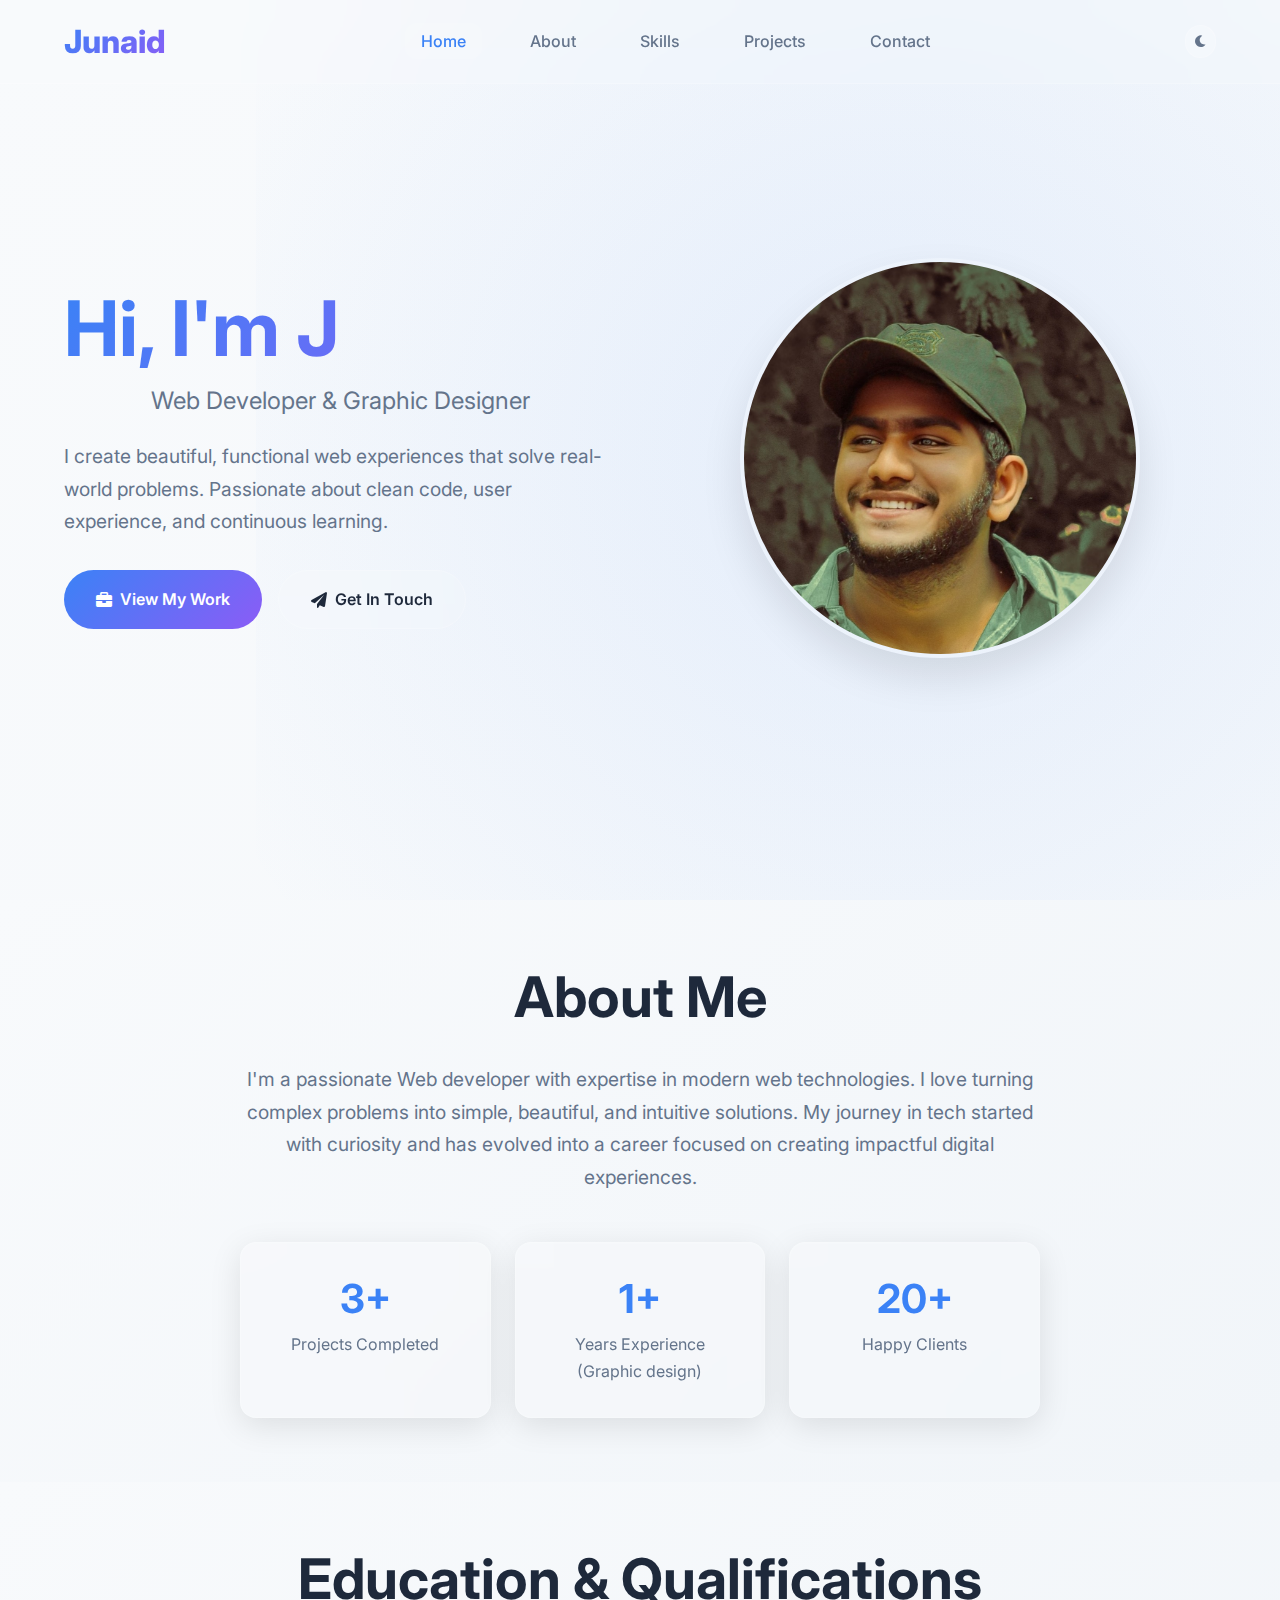
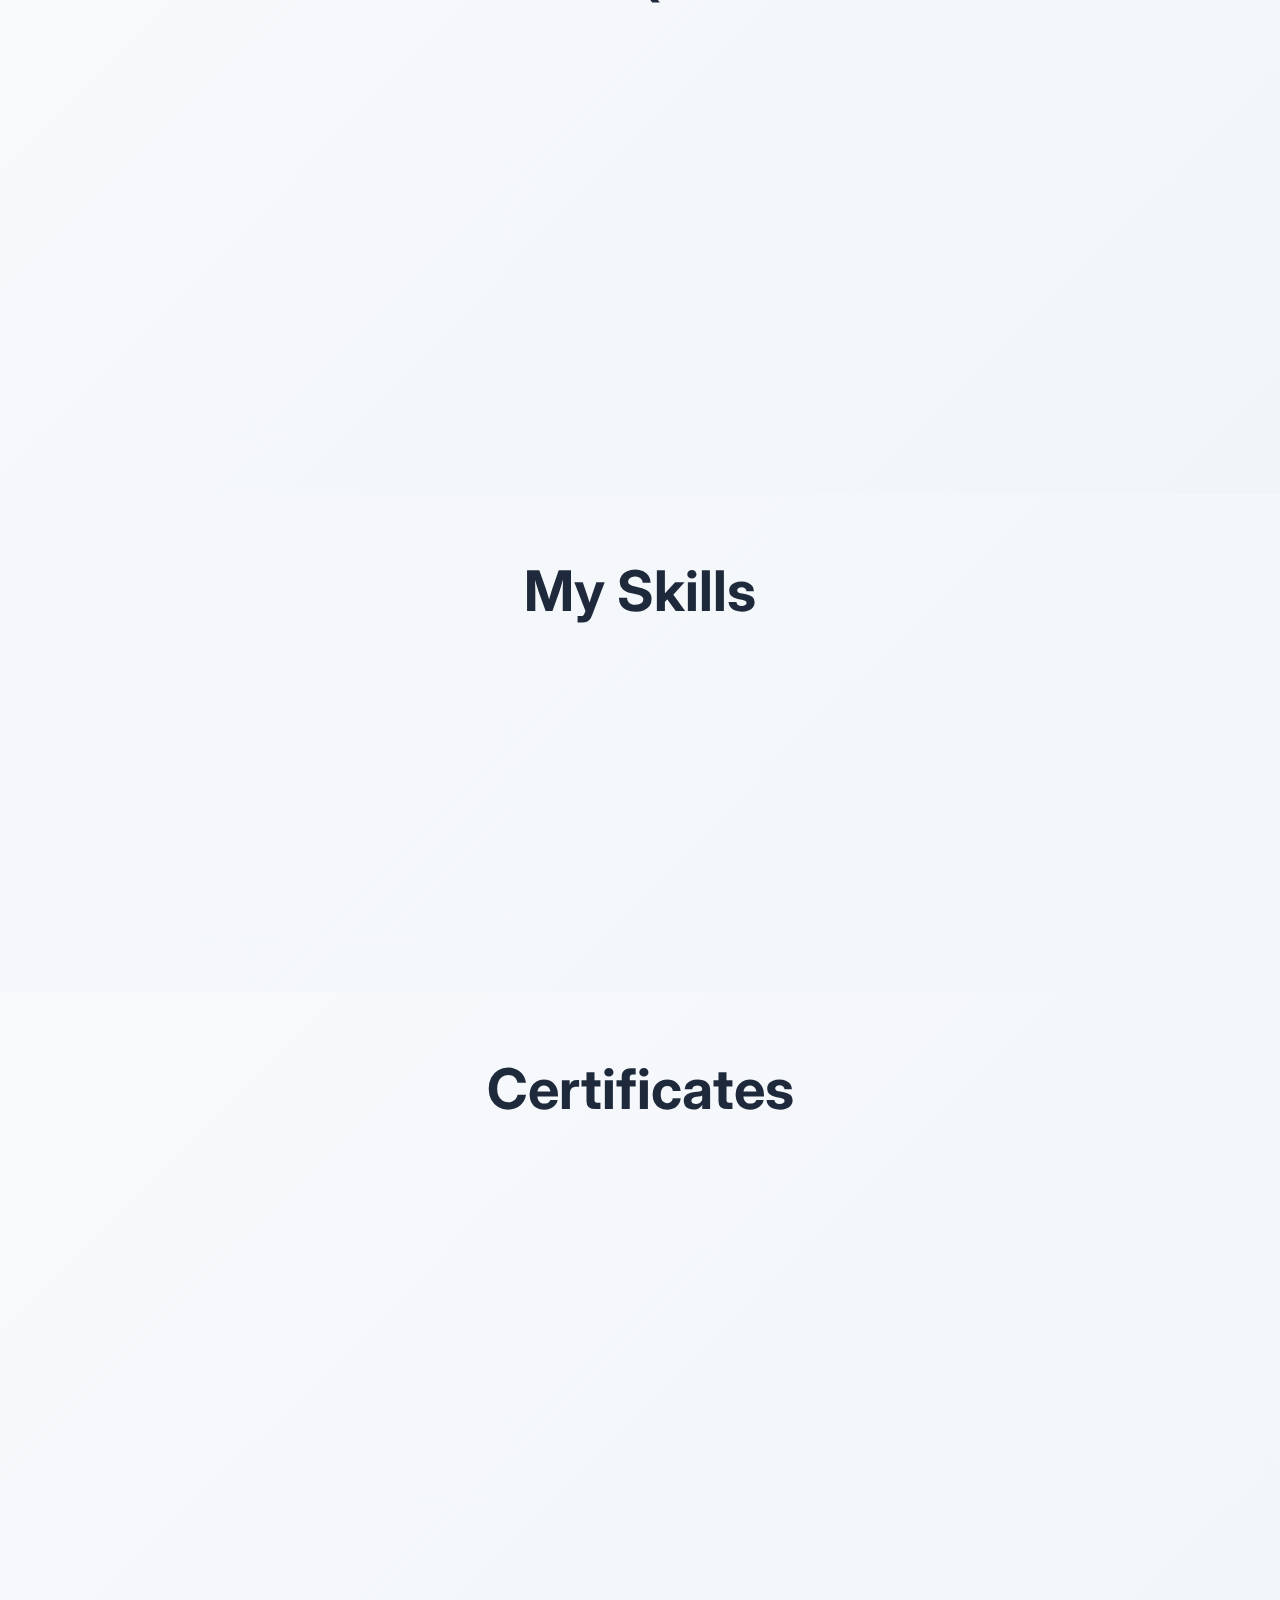
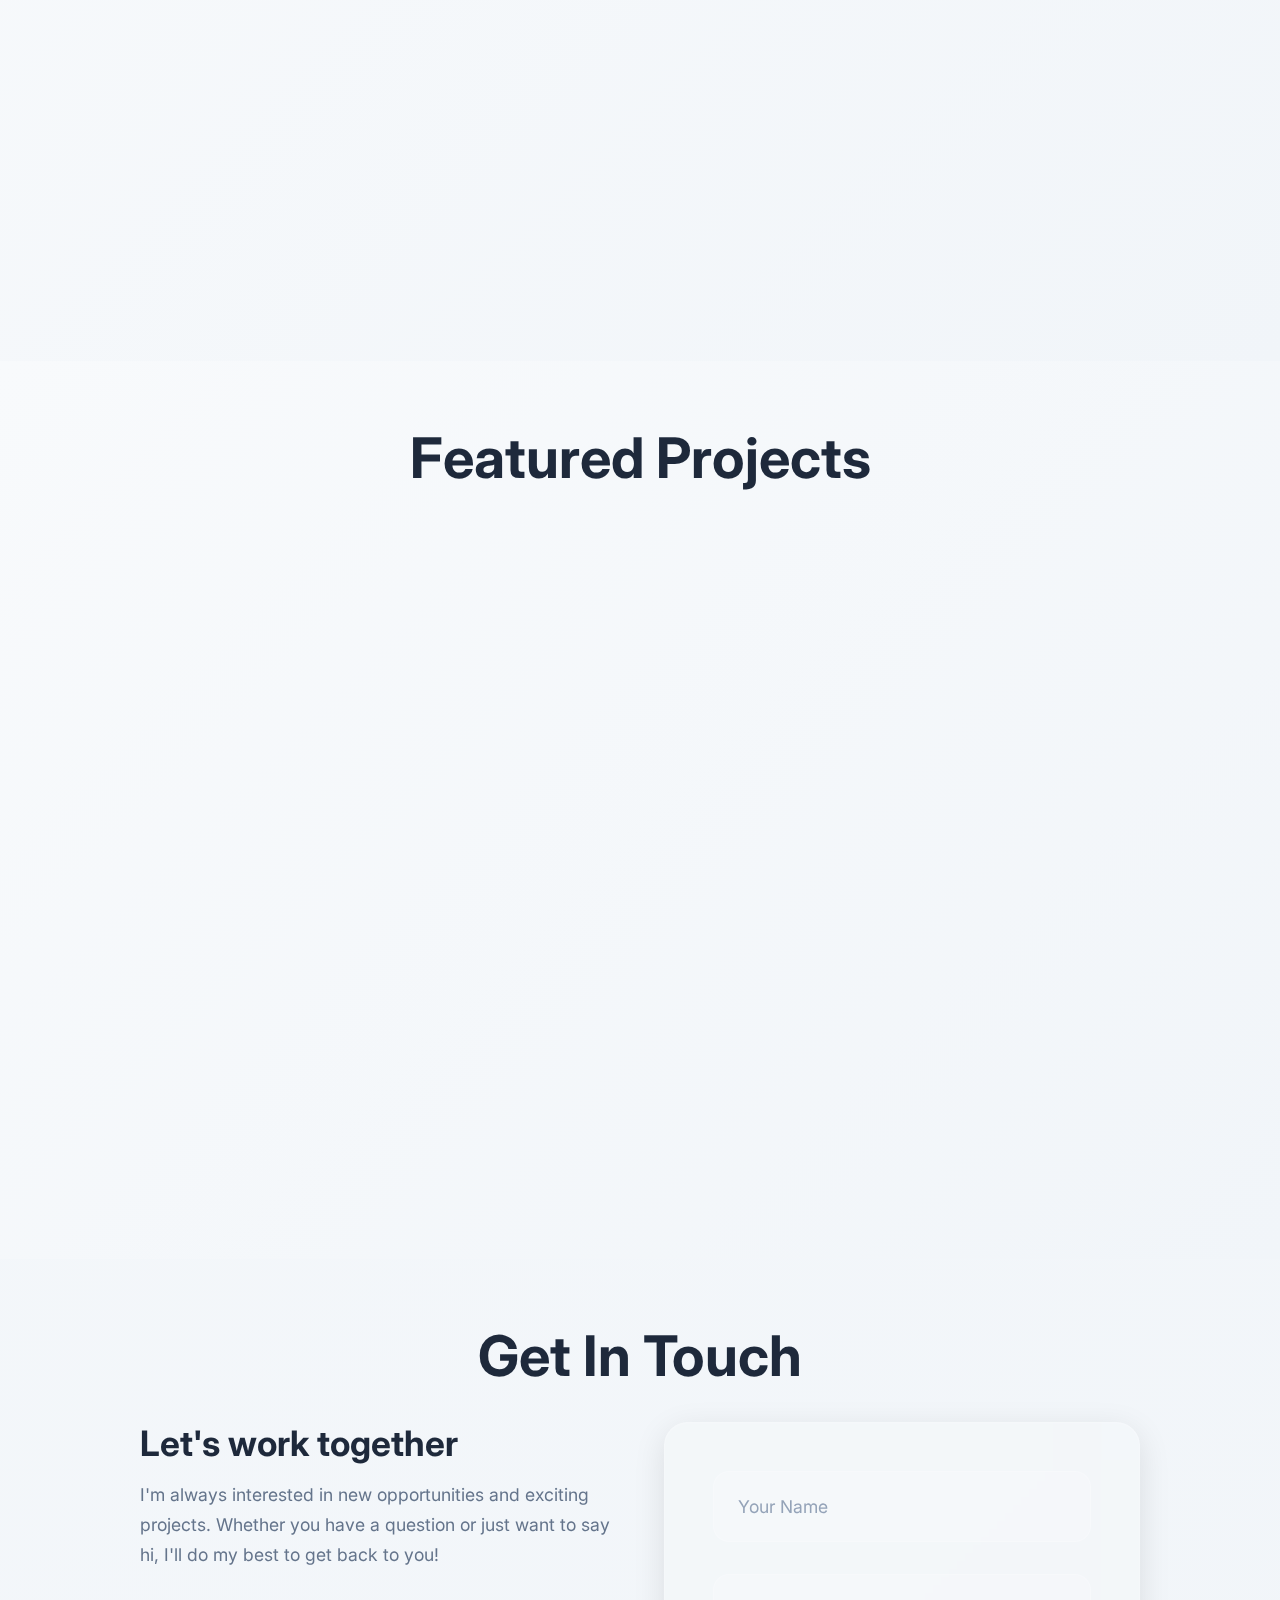
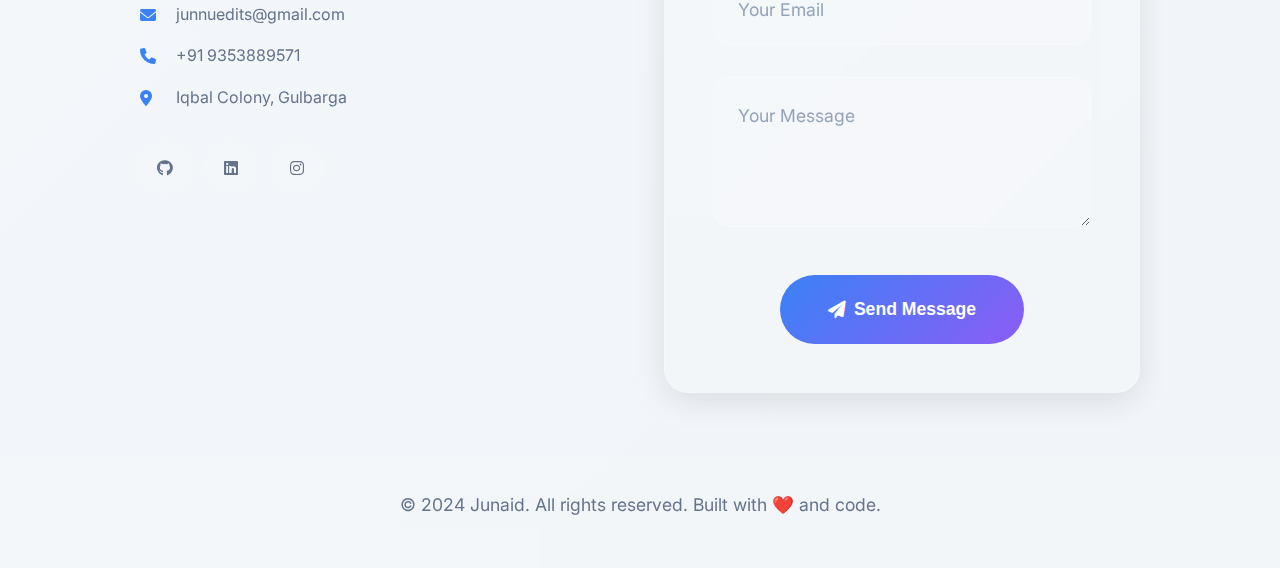
<file: index.html>
<!DOCTYPE html>
<html lang="en">
<head>
    <meta charset="UTF-8">
    <meta name="viewport" content="width=device-width, initial-scale=1.0">
    <title>Junaid - Web Developer & Graphic Designer</title>
    <meta name="description" content="Portfolio of Junaid - Web Developer and Graphic Designer specializing in modern web experiences and creative design solutions.">
    <meta name="keywords" content="web developer, graphic designer, portfolio, javascript, html, css, react">
    <meta name="author" content="Junaid">
    
    <!-- Preload critical resources -->
    <link rel="preconnect" href="https://fonts.googleapis.com">
    <link rel="preconnect" href="https://fonts.gstatic.com" crossorigin>
    
    <!-- Stylesheets -->
    <link rel="stylesheet" href="style.css">
    <link href="https://cdnjs.cloudflare.com/ajax/libs/font-awesome/6.0.0/css/all.min.css" rel="stylesheet">
    <link href="https://fonts.googleapis.com/css2?family=Inter:wght@300;400;500;600;700;800&display=swap" rel="stylesheet">
    
    <!-- Favicon -->
    <link rel="icon" type="image/x-icon" href="data:image/svg+xml,<svg xmlns=%22http://www.w3.org/2000/svg%22 viewBox=%220 0 100 100%22><text y=%22.9em%22 font-size=%2290%22>👨‍💻</text></svg>">
</head>
<body>
    <!-- Navigation -->
    <nav class="navbar">
        <div class="nav-container">
            <div class="logo">Junaid</div>
            <ul class="nav-menu">
                <li><a href="#home" class="nav-link active">Home</a></li>
                <li><a href="#about" class="nav-link">About</a></li>
                <li><a href="#skills" class="nav-link">Skills</a></li>
                <li><a href="#projects" class="nav-link">Projects</a></li>
                <li><a href="#contact" class="nav-link">Contact</a></li>
            </ul>
            <div class="nav-actions">
                <button class="theme-toggle" id="themeToggle" aria-label="Toggle dark mode">
                    <i class="fas fa-moon"></i>
                </button>
                <div class="hamburger">
                    <span></span>
                    <span></span>
                    <span></span>
                </div>
            </div>
        </div>
    </nav>

    <!-- Hero Section -->
    <section id="home" class="hero">
        <div class="hero-container">
            <div class="hero-content">
                <h1 class="hero-title">Hi, I'm <span class="highlight">Junaid</span></h1>
                <h2 class="hero-subtitle">Web Developer & Graphic Designer</h2>
                <p class="hero-description">
                    I create beautiful, functional web experiences that solve real-world problems.
                    Passionate about clean code, user experience, and continuous learning.
                </p>
                <div class="hero-buttons">
                    <a href="#projects" class="glass-btn glass-btn-primary">
                        <i class="fas fa-briefcase"></i>View My Work
                    </a>
                    <a href="#contact" class="glass-btn">
                        <i class="fas fa-paper-plane"></i>Get In Touch
                    </a>
                </div>
            </div>
            <div class="hero-image">
                <img src="k.jpg" alt="Profile" class="profile-img">
            </div>
        </div>
    </section>

    <!-- About Section -->
    <section id="about" class="about">
        <div class="container">
            <h2 class="section-title">About Me</h2>
            <div class="about-content">
                <div class="about-text">
                    <p>
                        I'm a passionate Web developer with expertise in modern web technologies.
                        I love turning complex problems into simple, beautiful, and intuitive solutions.
                        My journey in tech started with curiosity and has evolved into a career focused on
                        creating impactful digital experiences.
                    </p>
                    <div class="about-stats">
                        <div class="stat">
                            <h3>3+</h3>
                            <p>Projects Completed</p>
                        </div>
                        <div class="stat">
                            <h3>1+</h3>
                            <p>Years Experience (Graphic design)</p>
                        </div>
                        <div class="stat">
                            <h3>20+</h3>
                            <p>Happy Clients</p>
                        </div>
                    </div>
                </div>
            </div>
        </div>
    </section>

    <!-- Education Section -->
    <section id="education" class="education">
        <div class="container">
            <h2 class="section-title">Education & Qualifications</h2>
            <div class="education-grid">
                <div class="education-card animate-slide-in">
                    <div class="card-header">
                        <i class="fas fa-graduation-cap"></i>
                        <span class="year-badge">2027</span>
                    </div>
                    <div class="card-content">
                        <h3>BCA (Bachelor of Computer Applications)</h3>
                        <p class="institution">Sharnabasava University</p>
                        <div class="grade-badge">CGPA: 8.3</div>
                    </div>
                </div>
                
                <div class="education-card animate-slide-in">
                    <div class="card-header">
                        <i class="fas fa-university"></i>
                        <span class="year-badge">2024</span>
                    </div>
                    <div class="card-content">
                        <h3>PUC (Pre-University Course)</h3>
                        <p class="institution">Alsharya PU College</p>
                        <div class="grade-badge">79.8%</div>
                    </div>
                </div>
                
                <div class="education-card animate-slide-in">
                    <div class="card-header">
                        <i class="fas fa-school"></i>
                        <span class="year-badge">2022</span>
                    </div>
                    <div class="card-content">
                        <h3>SSLC (Secondary School)</h3>
                        <p class="institution">Dolphin English Medium School</p>
                        <div class="grade-badge">68.8%</div>
                    </div>
                </div>
            </div>
        </div>
    </section>

    <!-- Skills Section -->
    <section id="skills" class="skills">
        <div class="container">
            <h2 class="section-title">My Skills</h2>
            <div class="skills-grid">
                <div class="skill-category animate-slide-in">
                    <h3>Frontend</h3>
                    <div class="skill-items">
                        <span class="skill-item">HTML5</span>
                        <span class="skill-item">CSS3</span>
                        <span class="skill-item">JavaScript</span>
                        <span class="skill-item">React</span>
                        <span class="skill-item">Responsive Design</span>
                    </div>
                </div>
                <div class="skill-category animate-slide-in">
                    <h3>Tools & Others</h3>
                    <div class="skill-items">
                        <span class="skill-item">Canva</span>
                        <span class="skill-item">Photoshop</span>
                        <span class="skill-item">Figma</span>
                        <span class="skill-item">Git</span>
                        <span class="skill-item">VS Code</span>
                    </div>
                </div>
                <div class="skill-category animate-slide-in">
                    <h3>Development</h3>
                    <div class="skill-items">
                        <span class="skill-item">Web Design</span>
                        <span class="skill-item">UI/UX</span>
                        <span class="skill-item">API Integration</span>
                        <span class="skill-item">Problem Solving</span>
                        <span class="skill-item">Debugging</span>
                    </div>
                </div>
            </div>
        </div>
    </section>

    <!-- Certificates Section -->
    <section id="certificates" class="education">
        <div class="container">
            <h2 class="section-title">Certificates</h2>
            <div class="education-grid">
                <div class="education-card animate-slide-in">
                    <div class="card-header">
                        <i class="fas fa-certificate"></i>
                        <span class="year-badge">2024</span>
                    </div>
                    <div class="card-content">
                        <h3>Introduction to HTML</h3>
                        <p class="institution">Simplilearn SkillUp</p>
                        <div class="grade-badge">Certified</div>
                    </div>
                </div>

                <div class="education-card animate-slide-in">
                    <div class="card-header">
                        <i class="fas fa-certificate"></i>
                        <span class="year-badge">2024</span>
                    </div>
                    <div class="card-content">
                        <h3>Java Programming for Beginners</h3>
                        <p class="institution">Simplilearn SkillUp</p>
                        <div class="grade-badge">Certified</div>
                    </div>
                </div>

                <div class="education-card animate-slide-in">
                    <div class="card-header">
                        <i class="fas fa-certificate"></i>
                        <span class="year-badge">2024</span>
                    </div>
                    <div class="card-content">
                        <h3>Business Analytics with Excel</h3>
                        <p class="institution">Microsoft + Simplilearn SkillUp</p>
                        <div class="grade-badge">Certified</div>
                    </div>
                </div>

                <div class="education-card animate-slide-in">
                    <div class="card-header">
                        <i class="fas fa-certificate"></i>
                        <span class="year-badge">2024</span>
                    </div>
                    <div class="card-content">
                        <h3>Full Stack Java Development</h3>
                        <p class="institution">Simplilearn SkillUp</p>
                        <div class="grade-badge">Certified</div>
                    </div>
                </div>
            </div>
        </div>
    </section>

    <!-- Projects Section -->
    <section id="projects" class="projects">
        <div class="container">
            <h2 class="section-title">Featured Projects</h2>
            <div class="projects-grid">
                <div class="project-card animate-slide-in">
                    <img src="cb.jpg" alt="Interactive 3D Cube" class="project-img">
                    <div class="project-content">
                        <h3>Interactive 3D Cube</h3>
                        <p>A rotating 3D cube showcasing my skills and expertise in web development and design with smooth CSS animations.</p>
                        <div class="project-tech">
                            <span>HTML</span>
                            <span>CSS3</span>
                            <span>JavaScript</span>
                        </div>
                        <div class="project-links">
                            <a href="cube/index.html" class="project-link">
                                <i class="fas fa-external-link-alt"></i> Live Demo
                            </a>
                        </div>
                    </div>
                </div>
                
                <div class="project-card animate-slide-in">
                    <img src="c.png" alt="Calculator App" class="project-img">
                    <div class="project-content">
                        <h3>Calculator App</h3>
                        <p>A modern calculator application with advanced functionality and beautiful UI design.</p>
                        <div class="project-tech">
                            <span>HTML</span>
                            <span>CSS</span>
                            <span>JavaScript</span>
                        </div>
                        <div class="project-links">
                            <a href="cal/index.html" class="project-link">
                                <i class="fas fa-external-link-alt"></i> Live Demo
                            </a>
                        </div>
                    </div>
                </div>
                
                <div class="project-card animate-slide-in">
                    <img src="pd.webp" alt="Weather app" class="project-img">
                    <div class="project-content">
                        <h3>Password Generator App</h3>
                        <p>A highly customizable, offline-first password generator that creates strong, cryptographically-secure passwords to protect your digital accounts.</p>
                        <div class="project-tech">
                            <span>HTML5</span>
                            <span>CSS3</span>
                            <span>JavaScript</span>
                        </div>
                        <div class="project-links">
                            <a href="wet/index.html" class="project-link">
                                <i class="fas fa-external-link-alt"></i> Live Demo
                            </a>
                        </div>
                    </div>
                </div>
            </div>
        </div>
    </section>

    <!-- Contact Section -->
    <section id="contact" class="contact">
        <div class="container">
            <h2 class="section-title">Get In Touch</h2>
            <div class="contact-content">
                <div class="contact-info">
                    <h3>Let's work together</h3>
                    <p>I'm always interested in new opportunities and exciting projects. Whether you have a question or just want to say hi, I'll do my best to get back to you!</p>
                    <div class="contact-details">
                        <div class="contact-item">
                            <i class="fas fa-envelope"></i>
                            <span>junnuedits@gmail.com</span>
                        </div>
                        <div class="contact-item">
                            <i class="fas fa-phone"></i>
                            <span>+91 9353889571</span>
                        </div>
                        <div class="contact-item">
                            <i class="fas fa-map-marker-alt"></i>
                            <span>Iqbal Colony, Gulbarga</span>
                        </div>
                    </div>
                    <div class="social-links">
                        <a href="https://shaikhjunaidi.github.io/portfolio/" class="social-link"><i class="fab fa-github"></i></a>
                        <a href="https://www.linkedin.com/in/shaikh-junaid-jd135?utm_source=share&utm_campaign=share_via&utm_content=profile&utm_medium=android_app" class="social-link"><i class="fab fa-linkedin"></i></a>
                        <a href="https://www.instagram.com/shaikhjunaidi_?igsh=MWRrZHM3NG1ucjdhZQ==" class="social-link"><i class="fab fa-instagram"></i></a>
                    </div>
                </div>
                <form action="https://api.web3forms.com/submit" method="POST" class="contact-form">
                    <input type="hidden" name="access_key" value="cdb17cfb-a948-4644-b253-18a08aa4e7a5">
                    <input type="text" name="name" placeholder="Your Name" required>
                    <input type="email" name="email" placeholder="Your Email" required>
                    <textarea name="message" placeholder="Your Message" required></textarea>
                    <button type="submit" class="glass-btn glass-btn-primary">
                        <i class="fas fa-paper-plane"></i> Send Message
                    </button>
                </form>
            </div>
        </div>
    </section>

    <!-- Footer -->
    <footer class="footer">
        <div class="container">
            <p>&copy; 2024 Junaid. All rights reserved. Built with ❤️ and code.</p>
        </div>
    </footer>

    <script src="script.js"></script>
</body>
</html>
</file>
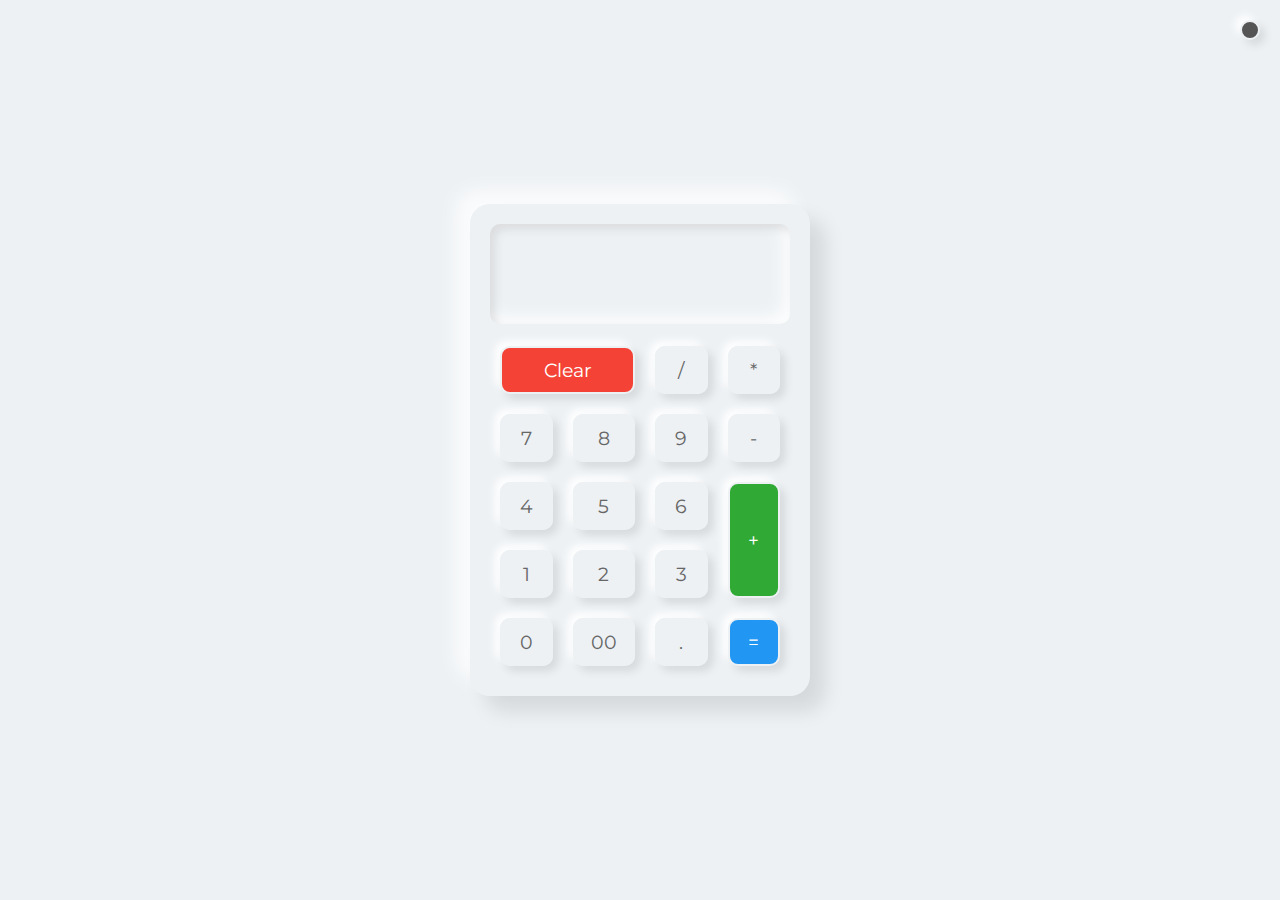
<file: cal/index.html>
<!DOCTYPE html>
<html lang="en" >
<head>
  <meta charset="UTF-8">
  <title>Calculator Dark/Light</title>
  <link rel='stylesheet' href='https://fonts.googleapis.com/css2?family=Montserrat:wght@400;500&amp;display=swap'><link rel="stylesheet" href="./style.css">

</head>
<body>
<!-- partial:index.partial.html -->
<div class="toggleBtn"></div>
<div class="calculator">
  <div class="buttons">
    <h2 id="value"></h2>
    <span id="clear">Clear</span>
    <span>/</span>
    <span>*</span>
    <span>7</span>
    <span>8</span>
    <span>9</span>
    <span>-</span>
    <span>4</span>
    <span>5</span>
    <span>6</span>
    <span id="plus">+</span>
    <span>1</span>
    <span>2</span>
    <span>3</span>
    <span>0</span>
    <span>00</span>
    <span>.</span>
    <span id="equal">=</span>
  </div>
</div>
<!-- partial -->
  <script  src="./script.js"></script>

</body>
</html>
</file>
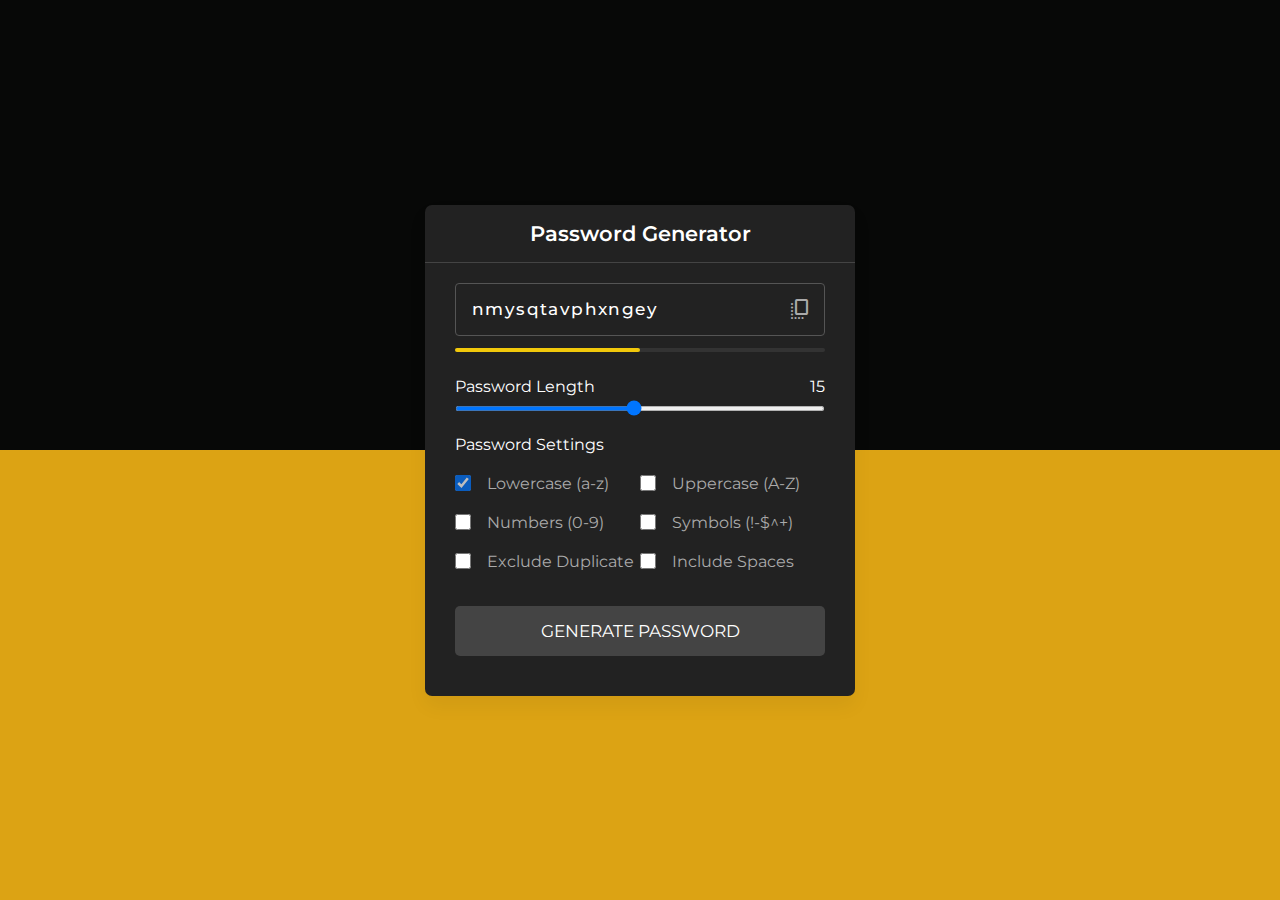
<file: wet/index.html>
<!DOCTYPE html>
<html lang="en" >
<head>
  <meta charset="UTF-8">
  <title>Junaid - Password Generator</title>
  <link rel='stylesheet' href='https://fonts.googleapis.com/css2?family=Material+Symbols+Rounded:opsz,wght,FILL,GRAD@20..48,100..700,0..1,-50..200'>
<link rel='stylesheet' href='https://fonts.googleapis.com/css2?family=Montserrat:wght@400;500&amp;display=swap'><link rel="stylesheet" href="./style.css">

</head>
<body>
<!-- partial:index.partial.html -->
<div class="container">
  <h2>Password Generator</h2>
  <div class="wrapper">
    <div class="input-box">
      <input type="text" disabled>
      <span class="material-symbols-rounded">copy_all</span>
    </div>
    <div class="pass-indicator"></div>
    <div class="pass-length">
      <div class="details">
        <label class="title">Password Length</label>
        <span></span>
      </div>
      <input type="range" min="1" max="30" value="15" step="1">
    </div>
    <div class="pass-settings">
      <label class="title">Password Settings</label>
      <ul class="options">
        <li class="option">
          <input type="checkbox" id="lowercase" checked>
          <label for="lowercase">Lowercase (a-z)</label>
        </li>
        <li class="option">
          <input type="checkbox" id="uppercase">
          <label for="uppercase">Uppercase (A-Z)</label>
        </li>
        <li class="option">
          <input type="checkbox" id="numbers">
          <label for="numbers">Numbers (0-9)</label>
        </li>
        <li class="option">
          <input type="checkbox" id="symbols">
          <label for="symbols">Symbols (!-$^+)</label>
        </li>
        <li class="option">
          <input type="checkbox" id="exc-duplicate">
          <label for="exc-duplicate">Exclude Duplicate</label>
        </li>
        <li class="option">
          <input type="checkbox" id="spaces">
          <label for="spaces">Include Spaces</label>
        </li>
      </ul>
    </div>
    <button class="generate-btn">Generate Password</button>
  </div>
</div>
<!-- partial -->
  <script  src="./script.js"></script>

</body>
</html>
</file>
<file: style.css>
/* ===== MODERN GLASS MORPHISM PORTFOLIO DESIGN ===== */
/* Futuristic Design with Glass Morphism Effects */

:root {
  /* Color Palette - Light Mode */
  --primary: #3b82f6;
  --primary-dark: #2563eb;
  --primary-light: #60a5fa;
  --secondary: #8b5cf6;
  --accent: #f59e0b;
  --success: #10b981;
  --warning: #f59e0b;
  --error: #ef4444;
  
  /* Glass Morphism Colors */
  --glass-bg: rgba(255, 255, 255, 0.1);
  --glass-border: rgba(255, 255, 255, 0.2);
  --glass-shadow: rgba(0, 0, 0, 0.1);
  
  /* Neutral Colors */
  --bg-primary: #f8fafc;
  --bg-secondary: #f1f5f9;
  --bg-tertiary: #e2e8f0;
  --text-primary: #1e293b;
  --text-secondary: #64748b;
  --text-tertiary: #94a3b8;
  --border: #e2e8f0;
  
  /* Gradients */
  --gradient-primary: linear-gradient(135deg, #3b82f6 0%, #8b5cf6 100%);
  --gradient-secondary: linear-gradient(135deg, #06b6d4 0%, #0ea5e9 100%);
  --gradient-accent: linear-gradient(135deg, #f59e0b 0%, #f97316 100%);
  --gradient-bg: linear-gradient(135deg, #f8fafc 0%, #f1f5f9 100%);
  
  /* Typography */
  --font-primary: 'Inter', -apple-system, BlinkMacSystemFont, 'Segoe UI', Roboto, sans-serif;
  --font-mono: 'Fira Code', 'Monaco', 'Cascadia Code', monospace;
  
  /* Spacing */
  --space-xs: 0.25rem;
  --space-sm: 0.5rem;
  --space-md: 1rem;
  --space-lg: 1.5rem;
  --space-xl: 2rem;
  --space-2xl: 3rem;
  --space-3xl: 4rem;
  
  /* Border Radius */
  --radius-sm: 0.5rem;
  --radius-md: 0.75rem;
  --radius-lg: 1rem;
  --radius-xl: 1.5rem;
  --radius-full: 9999px;
  
  /* Transitions */
  --transition-fast: 0.15s ease;
  --transition-normal: 0.3s ease;
  --transition-slow: 0.5s ease;
  --transition-bounce: 0.5s cubic-bezier(0.68, -0.55, 0.265, 1.55);
}

/* Dark Mode Variables */
[data-theme="dark"] {
  --bg-primary: #0f172a;
  --bg-secondary: #1e293b;
  --bg-tertiary: #334155;
  --text-primary: #f1f5f9;
  --text-secondary: #cbd5e1;
  --text-tertiary: #94a3b8;
  --border: #475569;
  --glass-bg: rgba(255, 255, 255, 0.05);
  --glass-border: rgba(255, 255, 255, 0.1);
  --glass-shadow: rgba(0, 0, 0, 0.3);
  --gradient-bg: linear-gradient(135deg, #0f172a 0%, #1e293b 100%);
}

/* ===== BASE STYLES ===== */
* {
  margin: 0;
  padding: 0;
  box-sizing: border-box;
}

html {
  scroll-behavior: smooth;
  scroll-padding-top: 80px;
}

body {
  font-family: var(--font-primary);
  line-height: 1.6;
  color: var(--text-primary);
  background: var(--gradient-bg);
  transition: all var(--transition-normal);
  overflow-x: hidden;
}

/* Typography Scale */
h1, h2, h3, h4, h5, h6 {
  font-weight: 700;
  line-height: 1.2;
  margin-bottom: var(--space-md);
}

h1 { 
  font-size: clamp(3rem, 6vw, 5rem);
  background: var(--gradient-primary);
  -webkit-background-clip: text;
  -webkit-text-fill-color: transparent;
  background-clip: text;
}

h2 {
  font-size: clamp(2.5rem, 5vw, 3.5rem);
  margin-bottom: var(--space-xl);
  text-align: center;
}

h3 {
  font-size: clamp(1.5rem, 3vw, 2.2rem);
}

p {
  color: var(--text-secondary);
  line-height: 1.7;
  margin-bottom: var(--space-md);
  font-size: 1.1rem;
}

a {
  color: var(--primary);
  text-decoration: none;
  transition: all var(--transition-fast);
}

a:hover {
  color: var(--primary-dark);
}

img {
  max-width: 100%;
  height: auto;
  display: block;
}

/* Container */
.container {
  max-width: 1200px;
  margin: 0 auto;
  padding: 0 var(--space-lg);
}

/* Section Spacing */
section {
  padding: var(--space-3xl) 0;
  position: relative;
}

/* ===== GLASS MORPHISM COMPONENTS ===== */

/* Glass Card */
.glass-card {
  background: var(--glass-bg);
  backdrop-filter: blur(20px);
  border: 1px solid var(--glass-border);
  border-radius: var(--radius-xl);
  padding: var(--space-xl);
  box-shadow: 
    0 8px 32px var(--glass-shadow),
    inset 0 1px 1px rgba(255, 255, 255, 0.1);
  transition: all var(--transition-normal);
}

.glass-card:hover {
  transform: translateY(-3px) scale(1.01); /* Reduced shaking effect */
  box-shadow: 
    0 12px 40px var(--glass-shadow),
    inset 0 1px 1px rgba(255, 255, 255, 0.15);
}

/* Glass Button */
.glass-btn {
  display: inline-flex;
  align-items: center;
  gap: var(--space-sm);
  padding: var(--space-md) var(--space-xl);
  border-radius: var(--radius-full);
  font-weight: 600;
  font-size: 1rem;
  text-decoration: none;
  transition: all var(--transition-normal);
  border: none;
  cursor: pointer;
  background: var(--glass-bg);
  backdrop-filter: blur(10px);
  border: 1px solid var(--glass-border);
  color: var(--text-primary);
  position: relative;
  overflow: hidden;
}

.glass-btn::before {
  content: '';
  position: absolute;
  top: 0;
  left: -100%;
  width: 100%;
  height: 100%;
  background: linear-gradient(90deg, transparent, rgba(255,255,255,0.1), transparent);
  transition: left 0.5s;
}

.glass-btn:hover::before {
  left: 100%;
}

.glass-btn:hover {
  transform: translateY(-2px);
  box-shadow: 0 8px 25px var(--glass-shadow);
}

/* Primary Glass Button */
.glass-btn-primary {
  background: var(--gradient-primary);
  color: white;
  border: none;
}

.glass-btn-primary:hover {
  background: var(--gradient-primary);
  transform: translateY(-2px) scale(1.05);
}

/* ===== LAYOUT COMPONENTS ===== */

/* Navigation */
.navbar {
  position: fixed;
  top: 0;
  left: 0;
  right: 0;
  background: var(--glass-bg);
  backdrop-filter: blur(20px);
  z-index: 1000;
  padding: var(--space-md) 0;
  border-bottom: 1px solid var(--glass-border);
  transition: all var(--transition-normal);
}

.nav-container {
  max-width: 1200px;
  margin: 0 auto;
  padding: 0 var(--space-lg);
  display: flex;
  justify-content: space-between;
  align-items: center;
}

.logo {
  font-size: 2rem;
  font-weight: 800;
  background: var(--gradient-primary);
  -webkit-background-clip: text;
  -webkit-text-fill-color: transparent;
  background-clip: text;
}

.nav-menu {
  display: flex;
  gap: var(--space-xl);
  list-style: none;
}

.nav-link {
  font-weight: 500;
  color: var(--text-secondary);
  transition: all var(--transition-fast);
  position: relative;
  padding: var(--space-sm) var(--space-md);
  border-radius: var(--radius-md);
}

.nav-link:hover {
  color: var(--text-primary);
  background: var(--glass-bg);
}

.nav-link.active {
  color: var(--primary);
  background: var(--glass-bg);
}

.nav-actions {
  display: flex;
  gap: var(--space-md);
  align-items: center;
}

/* Theme Toggle */
.theme-toggle {
  background: var(--glass-bg);
  border: 1px solid var(--glass-border);
  color: var(--text-secondary);
  cursor: pointer;
  padding: var(--space-sm);
  border-radius: var(--radius-full);
  transition: all var(--transition-fast);
  backdrop-filter: blur(10px);
}

.theme-toggle:hover {
  color: var(--text-primary);
  background: var(--glass-bg);
  transform: scale(1.1);
}

/* Hamburger Menu */
.hamburger {
  display: none;
  flex-direction: column;
  gap: 4px;
  cursor: pointer;
  padding: var(--space-sm);
  background: var(--glass-bg);
  border: 1px solid var(--glass-border);
  border-radius: var(--radius-sm);
  backdrop-filter: blur(10px);
}

.hamburger span {
  width: 25px;
  height: 3px;
  background: var(--text-primary);
  transition: all var(--transition-normal);
}

.hamburger.active span:nth-child(1) {
  transform: rotate(45deg) translate(6px, 6px);
}

.hamburger.active span:nth-child(2) {
  opacity: 0;
}

.hamburger.active span:nth-child(3) {
  transform: rotate(-45deg) translate(6px, -6px);
}

/* Hero Section */
.hero {
  min-height: 100vh;
  display: flex;
  align-items: center;
  padding-top: 80px;
  position: relative;
  overflow: hidden;
}

.hero::before {
  content: '';
  position: absolute;
  top: -50%;
  right: -20%;
  width: 100%;
  height: 200%;
  background: radial-gradient(circle, rgba(59, 130, 246, 0.1) 0%, transparent 70%);
  animation: float 6s ease-in-out infinite;
}

.hero-container {
  max-width: 1200px;
  margin: 0 auto;
  padding: 0 var(--space-lg);
  display: grid;
  grid-template-columns: 1fr 1fr;
  gap: var(--space-2xl);
  align-items: center;
  position: relative;
  z-index: 2;
}

.hero-content {
  animation: slideInLeft 1s ease-out;
}

.hero-title {
  font-size: clamp(3rem, 6vw, 5rem);
  margin-bottom: var(--space-md);
  line-height: 1.1;
}

.hero-subtitle {
  font-size: 1.5rem;
  color: var(--text-secondary);
  margin-bottom: var(--space-lg);
  font-weight: 400;
}

.hero-description {
  font-size: 1.2rem;
  margin-bottom: var(--space-xl);
  color: var(--text-secondary);
}

.hero-buttons {
  display: flex;
  gap: var(--space-md);
  flex-wrap: wrap;
}

.profile-img {
  width: 400px;
  height: 400px;
  border-radius: var(--radius-full);
  object-fit: cover;
  border: 4px solid var(--glass-border);
  box-shadow: 
    0 20px 40px var(--glass-shadow),
    inset 0 1px 1px rgba(255, 255, 255, 0.1);
  animation: float 3s ease-in-out infinite;
  justify-self: center;
}

/* About Section */
.about {
  background: var(--gradient-bg);
}

.about-content {
  max-width: 800px;
  margin: 0 auto;
  text-align: center;
}

.about-text p {
  font-size: 1.2rem;
  margin-bottom: var(--space-xl);
}

.about-stats {
  display: grid;
  grid-template-columns: repeat(auto-fit, minmax(200px, 1fr));
  gap: var(--space-lg);
  margin-top: var(--space-2xl);
}

.stat {
  padding: var(--space-xl);
  background: var(--glass-bg);
  backdrop-filter: blur(20px);
  border: 1px solid var(--glass-border);
  border-radius: var(--radius-lg);
  box-shadow: 
    0 8px 32px var(--glass-shadow),
    inset 0 1px 1px rgba(255, 255, 255, 0.1);
  transition: transform var(--transition-normal);
  text-align: center;
}

.stat:hover {
  transform: translateY(-3px) scale(1.01); /* Reduced shaking effect */
}

.stat h3 {
  font-size: 2.5rem;
  color: var(--primary);
  margin-bottom: var(--space-sm);
}

.stat p {
  color: var(--text-secondary);
  margin: 0;
  font-size: 1rem;
}

/* Skills Section */
.skills-grid {
  display: grid;
  grid-template-columns: repeat(auto-fit, minmax(300px, 1fr));
  gap: var(--space-lg);
}

.skill-category {
  background: var(--glass-bg);
  backdrop-filter: blur(20px);
  border: 1px solid var(--glass-border);
  padding: var(--space-xl);
  border-radius: var(--radius-lg);
  box-shadow: 
    0 8px 32px var(--glass-shadow),
    inset 0 1px 1px rgba(255, 255, 255, 0.1);
}

.skill-category h3 {
  margin-bottom: var(--space-lg);
  color: var(--text-primary);
  text-align: center;
}

.skill-items {
  display: flex;
  flex-wrap: wrap;
  gap: var(--space-sm);
  justify-content: center;
}

.skill-item {
  background: var(--glass-bg);
  backdrop-filter: blur(10px);
  padding: var(--space-sm) var(--space-md);
  border-radius: var(--radius-full);
  font-size: 0.9rem;
  color: var(--text-secondary);
  transition: all var(--transition-fast);
  border: 1px solid var(--glass-border);
}

.skill-item:hover {
  background: var(--primary);
  color: white;
  transform: translateY(-2px);
  border-color: var(--primary);
}

/* Projects Section */
.projects {
  background: var(--gradient-bg);
}

.projects-grid {
  display: grid;
  grid-template-columns: repeat(auto-fit, minmax(350px, 1fr));
  gap: var(--space-xl);
}

.project-card {
  background: var(--glass-bg);
  backdrop-filter: blur(20px);
  border: 1px solid var(--glass-border);
  border-radius: var(--radius-xl);
  overflow: hidden;
  box-shadow: 
    0 8px 32px var(--glass-shadow),
    inset 0 1px 1px rgba(255, 255, 255, 0.1);
  transition: all var(--transition-normal);
}

.project-card:hover {
  transform: translateY(-3px) scale(1.01); /* Reduced shaking effect */
  box-shadow: 
    0 12px 40px var(--glass-shadow),
    inset 0 1px 1px rgba(255, 255, 255, 0.15);
}

.project-img {
  width: 100%;
  height: 250px;
  object-fit: cover;
  transition: transform var(--transition-normal);
}

.project-card:hover .project-img {
  transform: scale(1.05);
}

.project-content {
  padding: var(--space-xl);
}

.project-content h3 {
  margin-bottom: var(--space-md);
  color: var(--text-primary);
}

.project-tech {
  display: flex;
  flex-wrap: wrap;
  gap: var(--space-sm);
  margin: var(--space-lg) 0;
  justify-content: center;
}

.project-tech span {
  background: var(--glass-bg);
  backdrop-filter: blur(10px);
  padding: var(--space-xs) var(--space-md);
  border-radius: var(--radius-full);
  font-size: 0.8rem;
  color: var(--text-secondary);
  border: 1px solid var(--glass-border);
}

.project-links {
  display: flex;
  gap: var(--space-md);
  justify-content: center;
}

.project-link {
  display: inline-flex;
  align-items: center;
  gap: var(--space-xs);
  color: var(--primary);
  font-weight: 500;
  transition: color var(--transition-fast);
}

.project-link:hover {
  color: var(--primary-dark);
}

/* Education & Certificates */
.education {
  background: var(--gradient-bg);
}

.education-grid {
  display: grid;
  grid-template-columns: repeat(auto-fit, minmax(350px, 1fr));
  gap: var(--space-xl);
  margin-top: var(--space-2xl);
}

.education-card {
  background: var(--glass-bg);
  backdrop-filter: blur(20px);
  border: 1px solid var(--glass-border);
  border-radius: var(--radius-xl);
  padding: var(--space-xl);
  box-shadow: 
    0 8px 32px var(--glass-shadow),
    inset 0 1px 1px rgba(255, 255, 255, 0.1);
  transition: all var(--transition-normal);
  position: relative;
  overflow: hidden;
}

.education-card::before {
  content: '';
  position: absolute;
  top: 0;
  left: 0;
  width: 100%;
  height: 4px;
  background: var(--gradient-primary);
}

.education-card:hover {
  transform: translateY(-3px) scale(1.01); /* Reduced shaking effect */
  box-shadow: 
    0 12px 40px var(--glass-shadow),
    inset 0 1px 1px rgba(255, 255, 255, 0.15);
}

.card-header {
  display: flex;
  justify-content: space-between;
  align-items: center;
  margin-bottom: var(--space-lg);
}

.card-header i {
  font-size: 2rem;
  color: var(--primary);
}

.year-badge {
  background: var(--gradient-primary);
  color: white;
  padding: var(--space-xs) var(--space-md);
  border-radius: var(--radius-full);
  font-size: 0.9rem;
  font-weight: 600;
}

.institution {
  color: var(--text-secondary);
  font-size: 1.1rem;
  margin-bottom: var(--space-md);
}

.grade-badge {
  display: inline-block;
  background: var(--gradient-secondary);
  color: white;
  padding: var(--space-sm) var(--space-lg);
  border-radius: var(--radius-full);
  font-weight: 600;
  margin-top: var(--space-md);
}

/* Contact Section */
.contact-content {
  display: grid;
  grid-template-columns: 1fr 1fr;
  gap: var(--space-2xl);
  max-width: 1000px;
  margin: 0 auto;
}

.contact-info h3 {
  margin-bottom: var(--space-md);
}

.contact-details {
  margin: var(--space-xl) 0;
}

.contact-item {
  display: flex;
  align-items: center;
  gap: var(--space-md);
  margin-bottom: var(--space-md);
  color: var(--text-secondary);
}

.contact-item i {
  width: 20px;
  color: var(--primary);
}

.social-links {
  display: flex;
  gap: var(--space-md);
  margin-top: var(--space-xl);
}

.social-link {
  width: 50px;
  height: 50px;
  background: var(--glass-bg);
  backdrop-filter: blur(10px);
  border-radius: var(--radius-full);
  display: flex;
  align-items: center;
  justify-content: center;
  color: var(--text-secondary);
  transition: all var(--transition-normal);
  border: 1px solid var(--glass-border);
}

.social-link:hover {
  background: var(--primary);
  color: white;
  transform: translateY(-3px);
  border-color: var(--primary);
}

.contact-form {
  display: flex;
  flex-direction: column;
  gap: var(--space-xl);
  background: var(--glass-bg);
  backdrop-filter: blur(20px);
  border: 1px solid var(--glass-border);
  border-radius: var(--radius-xl);
  padding: var(--space-2xl);
  box-shadow: 
    0 8px 32px var(--glass-shadow),
    inset 0 1px 1px rgba(255, 255, 255, 0.1);
  transition: all var(--transition-normal);
}

.contact-form:hover {
  transform: translateY(-5px);
  box-shadow: 
    0 12px 40px var(--glass-shadow),
    inset 0 1px 1px rgba(255, 255, 255, 0.15);
}

.contact-form input,
.contact-form textarea {
  padding: var(--space-lg);
  border: 1px solid var(--glass-border);
  border-radius: var(--radius-lg);
  font-family: inherit;
  font-size: 1.1rem;
  transition: all var(--transition-normal);
  background: rgba(255, 255, 255, 0.05);
  backdrop-filter: blur(15px);
  color: var(--text-primary);
  position: relative;
  overflow: hidden;
}

.contact-form input::placeholder,
.contact-form textarea::placeholder {
  color: var(--text-tertiary);
  font-weight: 400;
}

.contact-form input:focus,
.contact-form textarea:focus {
  outline: none;
  border-color: var(--primary);
  box-shadow: 
    0 0 0 3px rgba(59, 130, 246, 0.2),
    inset 0 1px 2px rgba(255, 255, 255, 0.1);
  transform: translateY(-2px);
}

.contact-form input:hover,
.contact-form textarea:hover {
  border-color: var(--primary-light);
  transform: translateY(-2px);
}

.contact-form textarea {
  resize: vertical;
  min-height: 150px;
  line-height: 1.6;
}

/* Form submit button specific styling */
.contact-form .glass-btn {
  margin-top: var(--space-md);
  align-self: center;
  min-width: 200px;
  font-size: 1.1rem;
  padding: var(--space-lg) var(--space-2xl);
}

.contact-form .glass-btn:hover {
  transform: translateY(-3px) scale(1.05);
}

/* Form success/error states */
.contact-form.success {
  border-color: var(--success);
  box-shadow: 0 0 0 3px rgba(16, 185, 129, 0.2);
}

.contact-form.error {
  border-color: var(--error);
  box-shadow: 0 0 0 3px rgba(239, 68, 68, 0.2);
}

/* Form loading state */
.contact-form.loading .glass-btn {
  position: relative;
  color: transparent;
}

.contact-form.loading .glass-btn::after {
  content: '';
  position: absolute;
  width: 20px;
  height: 20px;
  border: 2px solid transparent;
  border-top: 2px solid white;
  border-radius: 50%;
  animation: spin 1s linear infinite;
}

/* Footer */
.footer {
  background: var(--glass-bg);
  backdrop-filter: blur(20px);
  color: var(--text-secondary);
  text-align: center;
  padding: var(--space-xl) 0;
  border-top: 1px solid var(--glass-border);
}

/* ===== ANIMATIONS ===== */
@keyframes float {
  0%, 100% { transform: translateY(0px); }
  50% { transform: translateY(-10px); }
}

@keyframes slideInLeft {
  from {
    opacity: 0;
    transform: translateX(-50px);
  }
  to {
    opacity: 1;
    transform: translateX(0);
  }
}

@keyframes slideInUp {
  from {
    opacity: 0;
    transform: translateY(50px);
  }
  to {
    opacity: 1;
    transform: translateY(0);
  }
}

@keyframes fadeIn {
  from { opacity: 0; }
  to { opacity: 1; }
}

/* Animation classes */
.animate-slide-in {
  animation: slideInUp 0.6s ease forwards;
}

.animate-fade-in {
  animation: fadeIn 0.6s ease forwards;
}

/* Stagger animations */
.education-card:nth-child(1) { animation-delay: 0.1s; }
.education-card:nth-child(2) { animation-delay: 0.2s; }
.education-card:nth-child(3) { animation-delay: 0.3s; }
.education-card:nth-child(4) { animation-delay: 0.4s; }

.project-card:nth-child(1) { animation-delay: 0.1s; }
.project-card:nth-child(2) { animation-delay: 0.2s; }
.project-card:nth-child(3) { animation-delay: 0.3s; }

/* ===== MOBILE-FIRST RESPONSIVE DESIGN ===== */

/* Prevent horizontal scrolling and ensure proper viewport behavior */
html, body {
  overflow-x: hidden;
  width: 100%;
  position: relative;
}

/* Enhanced mobile navigation */
@media (max-width: 768px) {
  .nav-menu {
    position: fixed;
    top: 80px;
    left: -100%;
    width: 100%;
    height: calc(100vh - 80px);
    background: var(--glass-bg);
    backdrop-filter: blur(20px);
    flex-direction: column;
    padding: var(--space-2xl);
    transition: left var(--transition-normal);
    box-shadow: 0 10px 30px var(--glass-shadow);
    z-index: 999;
  }
  
  .nav-menu.active {
    left: 0;
  }
  
  .hamburger {
    display: flex;
  }
  
  .hamburger.active span:nth-child(1) {
    transform: rotate(45deg) translate(6px, 6px);
  }
  
  .hamburger.active span:nth-child(2) {
    opacity: 0;
  }
  
  .hamburger.active span:nth-child(3) {
    transform: rotate(-45deg) translate(6px, -6px);
  }
  
  /* Improved mobile hero section */
  .hero-container {
    grid-template-columns: 1fr;
    text-align: center;
    gap: var(--space-xl);
    padding: 0 var(--space-md);
  }
  
  .hero-buttons {
    justify-content: center;
    flex-direction: column;
    gap: var(--space-sm);
  }
  
  .glass-btn {
    width: 100%;
    max-width: 280px;
    justify-content: center;
  }
  
  .profile-img {
    width: 250px;
    height: 250px;
    order: -1;
    margin: 0 auto;
  }
  
  /* Single column layouts for mobile */
  .contact-content {
    grid-template-columns: 1fr;
    gap: var(--space-xl);
  }
  
  .about-stats {
    grid-template-columns: 1fr;
    gap: var(--space-md);
  }
  
  .projects-grid,
  .education-grid,
  .skills-grid {
    grid-template-columns: 1fr;
    gap: var(--space-lg);
  }
  
  /* Mobile-optimized cards */
  .education-card,
  .project-card,
  .skill-category {
    margin: 0;
    padding: var(--space-lg);
  }
  
  /* Improved mobile typography */
  .hero-title {
    font-size: clamp(2.2rem, 8vw, 3rem);
    line-height: 1.1;
  }
  
  .hero-subtitle {
    font-size: 1.2rem;
  }
  
  .hero-description {
    font-size: 1rem;
  }
  
  .section-title {
    font-size: clamp(2rem, 6vw, 2.5rem);
  }
}

/* Tablet and smaller desktop */
@media (max-width: 1024px) and (min-width: 769px) {
  .hero-container {
    gap: var(--space-xl);
    padding: 0 var(--space-lg);
  }
  
  .profile-img {
    width: 320px;
    height: 320px;
  }
  
  .projects-grid,
  .education-grid {
    grid-template-columns: repeat(auto-fit, minmax(300px, 1fr));
    gap: var(--space-lg);
  }
}

/* Small mobile devices */
@media (max-width: 480px) {
  .container {
    padding: 0 var(--space-md);
  }
  
  .hero-title {
    font-size: 2rem;
  }
  
  .hero-subtitle {
    font-size: 1.1rem;
  }
  
  .profile-img {
    width: 200px;
    height: 200px;
  }
  
  .glass-btn {
    font-size: 0.9rem;
    padding: var(--space-md) var(--space-lg);
  }
  
  /* Optimize spacing for small screens */
  section {
    padding: var(--space-2xl) 0;
  }
  
  .hero {
    padding-top: 70px;
    min-height: 90vh;
  }
  
  /* Touch-friendly button sizes */
  .nav-link {
    padding: var(--space-md) var(--space-lg);
    font-size: 1.1rem;
  }
  
  .social-link {
    width: 45px;
    height: 45px;
  }
  
  /* Form optimization */
  .contact-form input,
  .contact-form textarea {
    padding: var(--space-md);
    font-size: 1rem;
  }
}

/* Very small devices (landscape phones) */
@media (max-width: 360px) {
  .hero-title {
    font-size: 1.8rem;
  }
  
  .profile-img {
    width: 180px;
    height: 180px;
  }
  
  .glass-btn {
    font-size: 0.85rem;
    padding: var(--space-sm) var(--space-md);
  }
  
  .container {
    padding: 0 var(--space-sm);
  }
}

/* Mobile performance optimizations */
@media (max-width: 768px) {
  /* Reduce blur effects on mobile for better performance */
  .glass-card,
  .glass-btn,
  .navbar,
  .contact-form,
  .skill-category,
  .stat {
    backdrop-filter: blur(10px);
  }
  
  /* Optimize animations for mobile */
  .glass-card:hover,
  .project-card:hover,
  .education-card:hover,
  .stat:hover {
    transform: translateY(-2px) scale(1.01); /* Reduced shaking effect */
  }
  
  /* Disable some hover effects on touch devices */
  @media (hover: none) {
    .glass-card:hover,
    .project-card:hover,
    .education-card:hover,
    .stat:hover,
    .skill-item:hover,
    .social-link:hover,
    .glass-btn:hover {
      transform: none;
    }
    
    .project-card:hover .project-img {
      transform: none;
    }
  }
}

/* Prevent animation jank on mobile */
@media (prefers-reduced-motion: reduce) {
  *,
  *::before,
  *::after {
    animation-duration: 0.01ms !important;
    animation-iteration-count: 1 !important;
    transition-duration: 0.01ms !important;
    scroll-behavior: auto !important;
  }
}

/* Touch device optimizations */
@media (pointer: coarse) {
  /* Increase touch target sizes */
  .nav-link {
    min-height: 44px;
    display: flex;
    align-items: center;
  }
  
  .glass-btn {
    min-height: 44px;
  }
  
  .social-link {
    min-width: 44px;
    min-height: 44px;
  }
  
  /* Prevent zoom on form inputs */
  input,
  select,
  textarea {
    font-size: 16px !important;
  }
}

/* Landscape orientation optimizations */
@media (max-height: 500px) and (orientation: landscape) {
  .hero {
    min-height: auto;
    padding: 100px 0 var(--space-2xl) 0;
  }
  
  .hero-container {
    grid-template-columns: 1fr 1fr;
    gap: var(--space-lg);
  }
  
  .profile-img {
    width: 150px;
    height: 150px;
  }
  
  .hero-title {
    font-size: 1.8rem;
  }
  
  .hero-buttons {
    flex-direction: row;
    flex-wrap: wrap;
  }
}

/* Utility Classes */
.text-center { text-align: center; }
.text-left { text-align: left; }
.text-right { text-align: right; }

.mt-1 { margin-top: var(--space-xs); }
.mt-2 { margin-top: var(--space-sm); }
.mt-3 { margin-top: var(--space-md); }
.mt-4 { margin-top: var(--space-lg); }
.mt-5 { margin-top: var(--space-xl); }

.mb-1 { margin-bottom: var(--space-xs); }
.mb-2 { margin-bottom: var(--space-sm); }
.mb-3 { margin-bottom: var(--space-md); }
.mb-4 { margin-bottom: var(--space-lg); }
.mb-5 { margin-bottom: var(--space-xl); }

/* Loading Animation */
.loading {
  display: inline-block;
  width: 20px;
  height: 20px;
  border: 2px solid var(--glass-border);
  border-radius: 50%;
  border-top-color: var(--primary);
  animation: spin 1s ease-in-out infinite;
}

@keyframes spin {
  to { transform: rotate(360deg); }
}

/* Focus styles for accessibility */
button:focus-visible,
a:focus-visible,
input:focus-visible,
textarea:focus-visible {
  outline: 2px solid var(--primary);
  outline-offset: 2px;
}

/* Reduced motion support */
@media (prefers-reduced-motion: reduce) {
  * {
    animation-duration: 0.01ms !important;
    animation-iteration-count: 1 !important;
    transition-duration: 0.01ms !important;
  }
  
  html {
    scroll-behavior: auto;
  }
}
</file>
<file: cal/style.css>
/* General Styles */
* {
  margin: 0;
  padding: 0;
  box-sizing: border-box;
  font-family: "Montserrat", sans-serif;
}

body {
  display: flex;
  justify-content: center;
  align-items: center;
  min-height: 100vh;
  background: #edf1f4;
}

.calculator {
  position: relative;
  width: 340px;
  padding: 20px;
  border-radius: 20px;
  box-shadow: 15px 15px 20px rgba(0, 0, 0, 0.1), -15px -15px 20px #fffb;
}

.calculator .buttons {
  position: relative;
  display: grid;
}

.calculator .buttons #value {
  position: relative;
  grid-column: span 4;
  user-select: none;
  overflow: none;
  width: 100%;
  text-align: end;
  color: #5166d6;
  height: 100px;
  line-height: 100px;
  box-shadow: inset 5px 5px 10px rgba(0, 0, 0, 0.1), inset -5px -5px 20px #fff;
  border-radius: 10px;
  margin-bottom: 12px;
  padding: 0 20px;
  font-size: 2em;
  font-weight: 500;
}

.calculator .buttons span {
  position: relative;
  padding: 10px;
  box-shadow: 5px 5px 10px rgba(0, 0, 0, 0.1), -5px -5px 20px #fff;
  margin: 10px;
  border-radius: 10px;
  cursor: pointer;
  user-select: none;
  min-width: 40px;
  display: flex;
  justify-content: center;
  align-items: center;
  font-size: 1.2em;
  color: #666;
  border: 2px solid #edf1f4;
  box-shadow: 5px 5px 10px rgba(0, 0, 0, 0.1), -5px -5px 10px #fff;
}

.calculator .buttons span:active {
  box-shadow: inset 5px 5px 10px rgba(0, 0, 0, 0.1), inset -5px -5px 10px #fff;
  color: #f44336;
}

.calculator .buttons span#clear {
  grid-column: span 2;
  background-color: #f44336;
  color: #fff;
  border: 2px solid #edf1f4;
}

.calculator .buttons span#plus {
  grid-row: span 2;
  background-color: #31a935;
  color: #fff;
  border: 2px solid #edf1f4;
}

.calculator .buttons span#equal {
  grid-row: span 2;
  background-color: #2196f3;
  color: #fff;
  border: 2px solid #edf1f4;
}

.calculator .buttons span#clear:active,
.calculator .buttons span#plus:active,
.calculator .buttons span#equal:active {
  box-shadow: 5px 5px 10px rgba(0, 0, 0, 0.1), -5px -5px 10px #fff,
    inset 5px 5px 10px rgba(0, 0, 0, 0.1);
}

.toggleBtn {
  position: fixed;
  top: 20px;
  right: 20px;
  width: 20px;
  height: 20px;
  border-radius: 50%;
  background: #555;
  cursor: pointer;
  border: 2px solid #edf1f4;
  box-shadow: 5px 5px 10px rgba(0, 0, 0, 0.1), -5px -5px 10px #fff;
}

.dark {
  background: #282c2f;
}

.dark .calculator {
  background: #33393e;
  box-shadow: 15px 15px 20px rgba(0, 0, 0, 0.25),
    -15px -15px 20px rgba(255, 255, 255, 0.1);
}

.dark .calculator .buttons #value {
  background: #33393e;
  color: #eee;
  box-shadow: inset 15px 15px 20px rgba(0, 0, 0, 0.5),
    inset -15px -15px 20px rgba(255, 255, 255, 0.1);
}

.dark .calculator .buttons span {
  color: #eee;
  border: 2px solid #333;
  box-shadow: 5px 5px 10px rgba(0, 0, 0, 0.25),
    -5px -5px 10px rgba(255, 255, 255, 0.1);
}

.dark .calculator .buttons span:active {
  box-shadow: inset 5px 5px 10px rgba(0, 0, 0, 0.25),
    inset -5px -5px 10px rgba(255, 255, 255, 0.1);
}

.dark .calculator .buttons span#clear,
.dark .calculator .buttons span#plus,
.dark .calculator .buttons span#equal {
  border: solid 2px #333;
}

.dark .calculator .buttons span#clear:active,
.dark .calculator .buttons span#plus:active,
.dark .calculator .buttons span#equal:active {
  box-shadow: inset 5px 5px 10px rgba(0, 0, 0, 0.1);
}

.dark .toggleBtn {
  background: #edf1f4;
  border: 2px solid #333;
  box-shadow: 5px 5px 10px rgba(0, 0, 0, 0.25),
    -5px -5px 10px rgba(255, 255, 255, 0.25);
}
</file>
<file: wet/style.css>
* {
  margin: 0;
  padding: 0;
  box-sizing: border-box;
  font-family: "Montserrat", sans-serif;
  color: #fff;
}

body {
  display: flex;
  align-items: center;
  justify-content: center;
  min-height: 100vh;
  background: linear-gradient(180deg, #070807 50%, #dca314 50%);
}

.container {
  width: 430px;
  background: #222;
  border-radius: 7px;
  box-shadow: 0 10px 20px rgba(0, 0, 0, 0.05);
}

.container h2 {
  font-weight: 600;
  font-size: 21px;
  padding: 16px 30px;
  border-bottom: 1px solid #444;
  text-align: center;
}

.wrapper {
  margin: 20px 30px;
}

.input-box {
  position: relative;
}

.input-box input {
  width: 100%;
  height: 53px;
  color: #fff;
  background: none;
  font-size: 17px;
  font-weight: 500;
  border-radius: 4px;
  letter-spacing: 1.4px;
  border: 1px solid #555;
  padding: 0 48px 0 16px;
}

.input-box span {
  position: absolute;
  right: 13px;
  cursor: pointer;
  line-height: 53px;
  color: #aaa;
}

.input-box span:hover {
  color: #4285f4 !important;
}

.pass-indicator {
  width: 100%;
  height: 4px;
  position: relative;
  background: #333;
  margin-top: 12px;
  border-radius: 25px;
}

.pass-indicator::before {
  position: absolute;
  content: "";
  height: 100%;
  width: 0;
  border-radius: inherit;
  transition: width 0.3s ease;
}

.pass-indicator#weak::before {
  width: 20%;
  background: #e64a4a;
}

.pass-indicator#medium::before {
  width: 50%;
  background: #f1c80b;
}

.pass-indicator#strong::before {
  width: 100%;
  background: #27c468;
}

.pass-length {
  margin: 25px 0 20px;
}

.pass-length .details {
  display: flex;
  justify-content: space-between;
}

.pass-length input {
  width: 100%;
  height: 5px;
}

.pass-settings .options {
  display: flex;
  list-style: none;
  flex-wrap: wrap;
  margin-top: 20px;
}

.pass-settings .options .option {
  display: flex;
  align-items: center;
  margin-bottom: 20px;
  width: 50%;
}

.options .option:first-child {
  pointer-events: none;
}

.options .option:first-child input {
  opacity: 0.7;
}

.options .option input {
  height: 16px;
  width: 16px;
  cursor: pointer;
}

.options .option label {
  cursor: pointer;
  color: #aaa;
  padding-left: 16px;
}

.generate-btn {
  width: 100%;
  color: #fff;
  border: none;
  outline: none;
  cursor: pointer;
  background: #444;
  font-size: 17px;
  padding: 15px 0;
  border-radius: 5px;
  text-transform: uppercase;
  margin: 15px 0 20px;
  transition: background 0.3s ease, transform 0.2s ease;
}

.generate-btn:hover {
  background: #333;
}

.generate-btn:active {
  transform: scale(0.95);
}

@media (max-width: 768px) {
  .container {
    width: 90%;
  }
}
</file>
